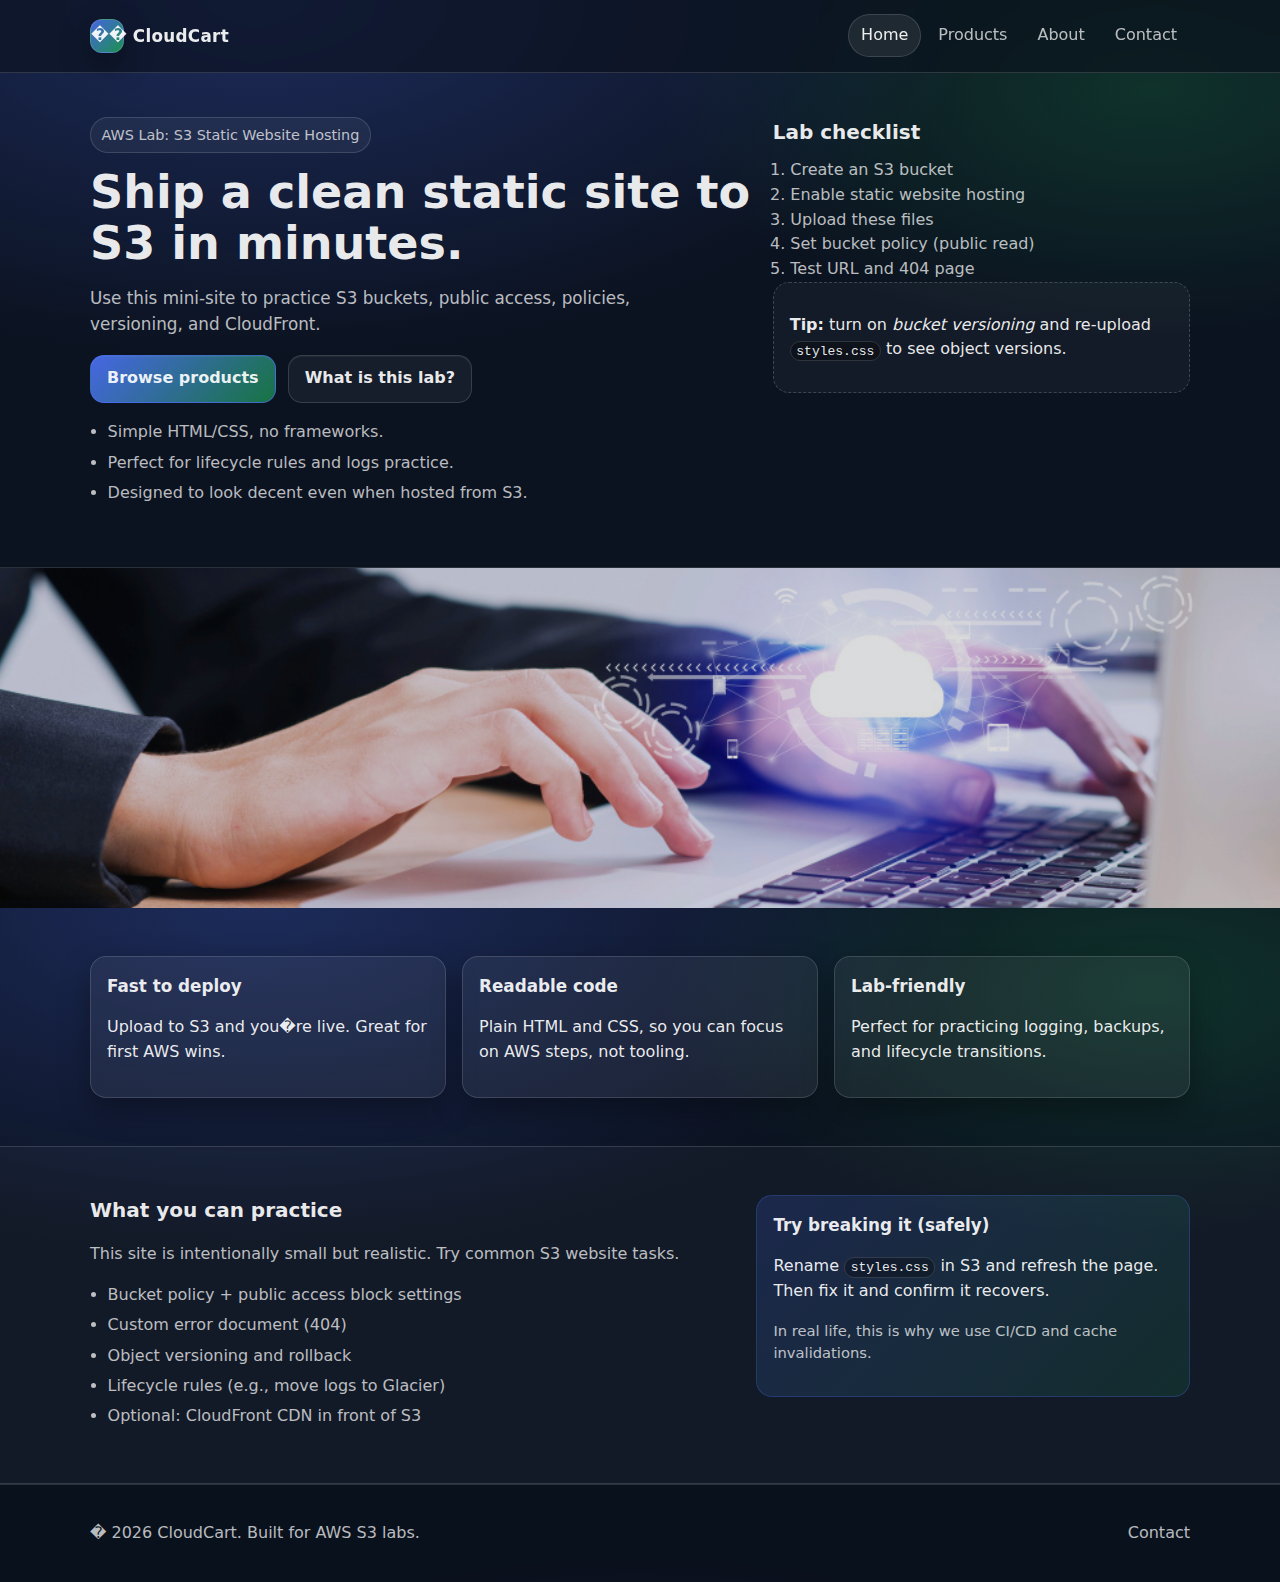
<file: amazon-s3/amazon-s3-storage-classes/assets/website-assets/index.html>
<!doctype html>
<html lang="en">
<head>
  <meta charset="utf-8" />
  <meta name="viewport" content="width=device-width, initial-scale=1" />
  <title>My First S3 Website | Home</title>
  <meta name="description" content="A simple static website demo for AWS S3 hosting labs." />
  <link rel="stylesheet" href="styles.css" />
</head>
<body>
  <a class="skip-link" href="#main">Skip to content</a>

  <header class="site-header">
    <div class="container header-inner">
      <a class="brand" href="index.html" aria-label="Go to home">
        <span class="brand-mark" aria-hidden="true">��</span>
        <span class="brand-text">CloudCart</span>
      </a>

      <nav class="nav" aria-label="Primary">
        <a class="nav-link active" href="index.html">Home</a>
        <a class="nav-link" href="products.html">Products</a>
        <a class="nav-link" href="about.html">About</a>
        <a class="nav-link" href="contact.html">Contact</a>
      </nav>
    </div>
  </header>

  <main id="main">
    <section class="hero">
      <div class="container hero-inner">
        <div class="hero-copy">
          <p class="badge">AWS Lab: S3 Static Website Hosting</p>
          <h1>Ship a clean static site to S3 in minutes.</h1>
          <p class="lead">
            Use this mini-site to practice S3 buckets, public access, policies, versioning, and CloudFront.
          </p>

          <div class="hero-actions">
            <a class="btn primary" href="products.html">Browse products</a>
            <a class="btn" href="about.html">What is this lab?</a>
          </div>

          <ul class="hero-bullets">
            <li>Simple HTML/CSS, no frameworks.</li>
            <li>Perfect for lifecycle rules and logs practice.</li>
            <li>Designed to look decent even when hosted from S3.</li>
          </ul>
        </div>

        <div class="hero-card" role="region" aria-label="Lab checklist">
          <h2>Lab checklist</h2>
          <ol class="checklist">
            <li>Create an S3 bucket</li>
            <li>Enable static website hosting</li>
            <li>Upload these files</li>
            <li>Set bucket policy (public read)</li>
            <li>Test URL and 404 page</li>
          </ol>

          <div class="note">
            <p><strong>Tip:</strong> turn on <em>bucket versioning</em> and re-upload <code>styles.css</code> to see object versions.</p>
          </div>
        </div>
      </div>

      <div class="hero-media" aria-hidden="true">
        <!-- Optional: if you have hero-image.jpg -->
        <img src="hero-image.jpg" alt="" />
      </div>
    </section>

    <section class="section">
      <div class="container">
        <div class="grid-3">
          <article class="card">
            <h3>Fast to deploy</h3>
            <p>Upload to S3 and you�re live. Great for first AWS wins.</p>
          </article>

          <article class="card">
            <h3>Readable code</h3>
            <p>Plain HTML and CSS, so you can focus on AWS steps, not tooling.</p>
          </article>

          <article class="card">
            <h3>Lab-friendly</h3>
            <p>Perfect for practicing logging, backups, and lifecycle transitions.</p>
          </article>
        </div>
      </div>
    </section>

    <section class="section alt">
      <div class="container">
        <div class="split">
          <div>
            <h2>What you can practice</h2>
            <p class="muted">
              This site is intentionally small but realistic. Try common S3 website tasks.
            </p>
            <ul class="list">
              <li>Bucket policy + public access block settings</li>
              <li>Custom error document (404)</li>
              <li>Object versioning and rollback</li>
              <li>Lifecycle rules (e.g., move logs to Glacier)</li>
              <li>Optional: CloudFront CDN in front of S3</li>
            </ul>
          </div>

          <aside class="callout">
            <h3>Try breaking it (safely)</h3>
            <p>
              Rename <code>styles.css</code> in S3 and refresh the page. Then fix it and confirm it recovers.
            </p>
            <p class="muted small">
              In real life, this is why we use CI/CD and cache invalidations.
            </p>
          </aside>
        </div>
      </div>
    </section>
  </main>

  <footer class="site-footer">
    <div class="container footer-inner">
      <p class="muted">� <span id="year"></span> CloudCart. Built for AWS S3 labs.</p>
      <a class="muted" href="contact.html">Contact</a>
    </div>
  </footer>

  <script src="app.js"></script>
</body>
</html>
</file>
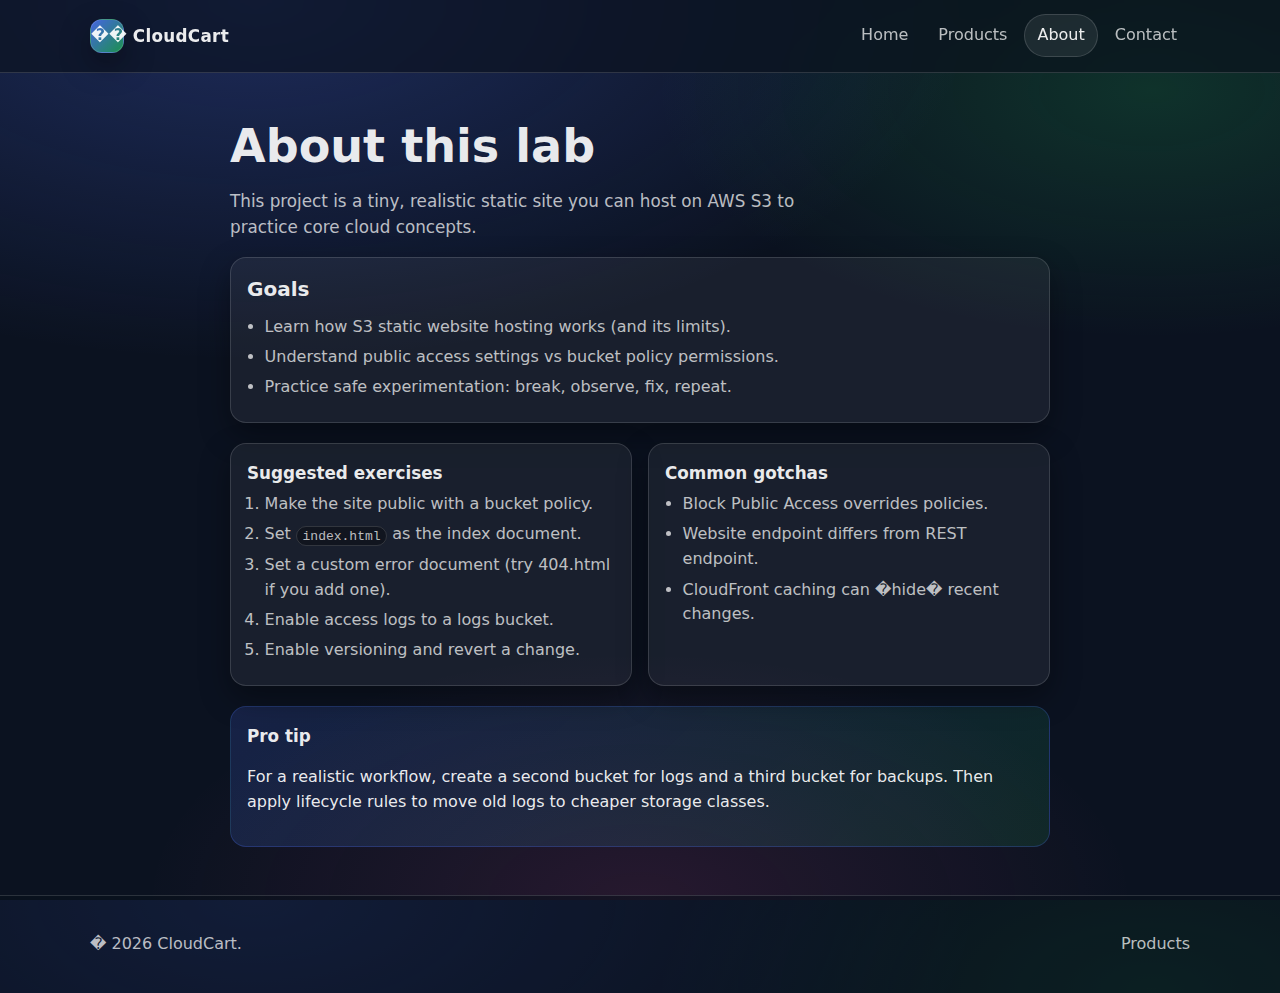
<file: amazon-s3/amazon-s3-storage-classes/assets/website-assets/about.html>
<!doctype html>
<html lang="en">
<head>
  <meta charset="utf-8" />
  <meta name="viewport" content="width=device-width, initial-scale=1" />
  <title>My First S3 Website | About</title>
  <meta name="description" content="About this AWS S3 static website lab." />
  <link rel="stylesheet" href="styles.css" />
</head>
<body>
  <a class="skip-link" href="#main">Skip to content</a>

  <header class="site-header">
    <div class="container header-inner">
      <a class="brand" href="index.html" aria-label="Go to home">
        <span class="brand-mark" aria-hidden="true">��</span>
        <span class="brand-text">CloudCart</span>
      </a>

      <nav class="nav" aria-label="Primary">
        <a class="nav-link" href="index.html">Home</a>
        <a class="nav-link" href="products.html">Products</a>
        <a class="nav-link active" href="about.html">About</a>
        <a class="nav-link" href="contact.html">Contact</a>
      </nav>
    </div>
  </header>

  <main id="main" class="section">
    <div class="container narrow">
      <h1>About this lab</h1>
      <p class="lead">
        This project is a tiny, realistic static site you can host on AWS S3 to practice core cloud concepts.
      </p>

      <div class="card">
        <h2>Goals</h2>
        <ul class="list">
          <li>Learn how S3 static website hosting works (and its limits).</li>
          <li>Understand public access settings vs bucket policy permissions.</li>
          <li>Practice safe experimentation: break, observe, fix, repeat.</li>
        </ul>
      </div>

      <div class="grid-2 top-gap">
        <div class="card">
          <h3>Suggested exercises</h3>
          <ol class="list">
            <li>Make the site public with a bucket policy.</li>
            <li>Set <code>index.html</code> as the index document.</li>
            <li>Set a custom error document (try 404.html if you add one).</li>
            <li>Enable access logs to a logs bucket.</li>
            <li>Enable versioning and revert a change.</li>
          </ol>
        </div>

        <div class="card">
          <h3>Common gotchas</h3>
          <ul class="list">
            <li>Block Public Access overrides policies.</li>
            <li>Website endpoint differs from REST endpoint.</li>
            <li>CloudFront caching can �hide� recent changes.</li>
          </ul>
        </div>
      </div>

      <div class="callout top-gap">
        <h3>Pro tip</h3>
        <p>
          For a realistic workflow, create a second bucket for logs and a third bucket for backups. Then apply lifecycle rules
          to move old logs to cheaper storage classes.
        </p>
      </div>
    </div>
  </main>

  <footer class="site-footer">
    <div class="container footer-inner">
      <p class="muted">� <span id="year"></span> CloudCart.</p>
      <a class="muted" href="products.html">Products</a>
    </div>
  </footer>

  <script src="app.js"></script>
</body>
</html>
</file>
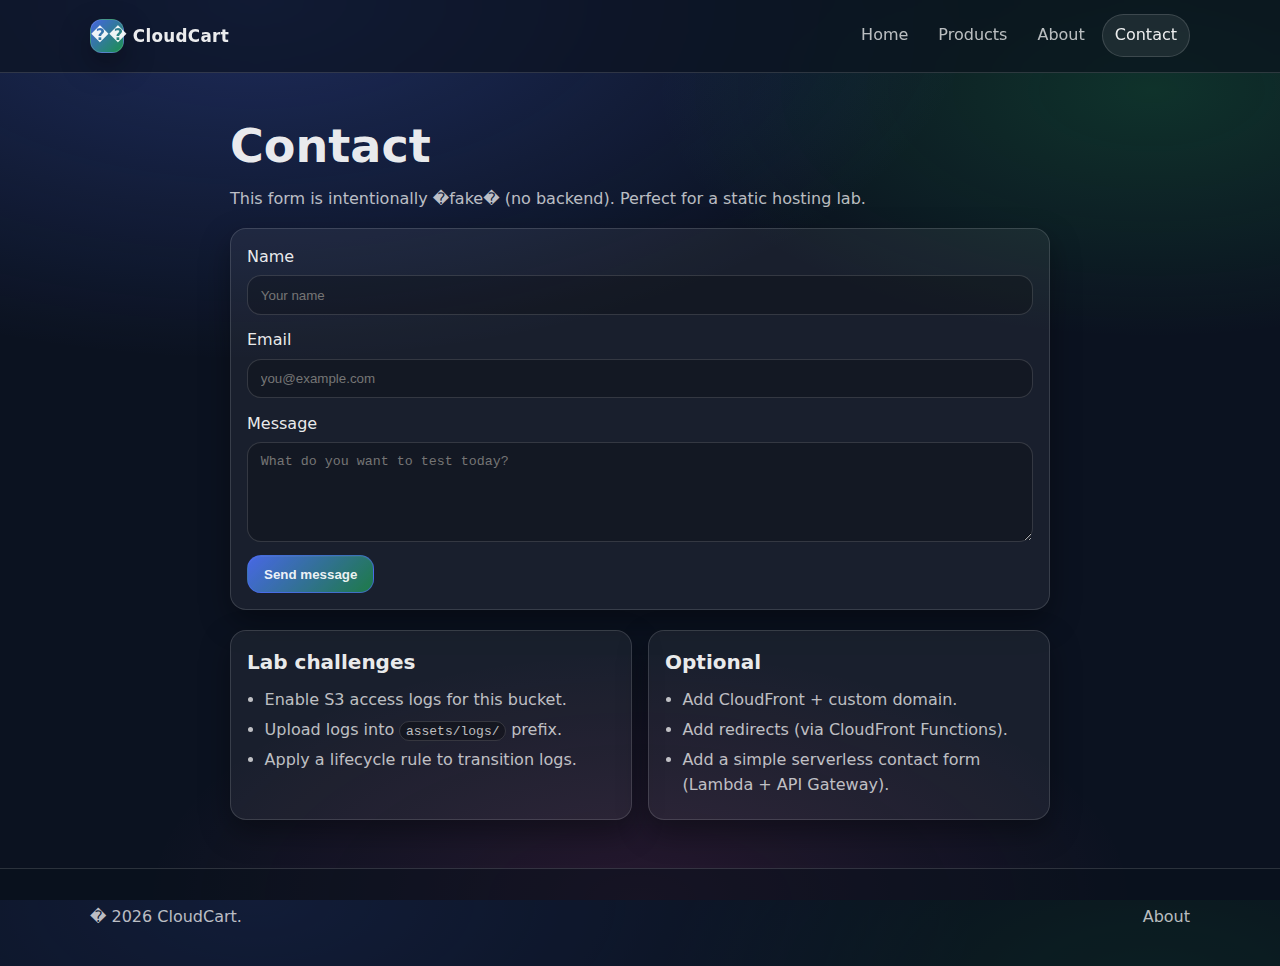
<file: amazon-s3/amazon-s3-storage-classes/assets/website-assets/contact.html>
<!doctype html>
<html lang="en">
<head>
  <meta charset="utf-8" />
  <meta name="viewport" content="width=device-width, initial-scale=1" />
  <title>My First S3 Website | Contact</title>
  <meta name="description" content="Contact page for the AWS S3 static site lab." />
  <link rel="stylesheet" href="styles.css" />
</head>
<body>
  <a class="skip-link" href="#main">Skip to content</a>

  <header class="site-header">
    <div class="container header-inner">
      <a class="brand" href="index.html" aria-label="Go to home">
        <span class="brand-mark" aria-hidden="true">��</span>
        <span class="brand-text">CloudCart</span>
      </a>

      <nav class="nav" aria-label="Primary">
        <a class="nav-link" href="index.html">Home</a>
        <a class="nav-link" href="products.html">Products</a>
        <a class="nav-link" href="about.html">About</a>
        <a class="nav-link active" href="contact.html">Contact</a>
      </nav>
    </div>
  </header>

  <main id="main" class="section">
    <div class="container narrow">
      <h1>Contact</h1>
      <p class="muted">
        This form is intentionally �fake� (no backend). Perfect for a static hosting lab.
      </p>

      <form class="card form" id="contactForm">
        <label class="field">
          <span>Name</span>
          <input name="name" autocomplete="name" placeholder="Your name" required />
        </label>

        <label class="field">
          <span>Email</span>
          <input name="email" type="email" autocomplete="email" placeholder="you@example.com" required />
        </label>

        <label class="field">
          <span>Message</span>
          <textarea name="message" rows="5" placeholder="What do you want to test today?" required></textarea>
        </label>

        <div class="form-actions">
          <button class="btn primary" type="submit">Send message</button>
          <p class="muted small" id="formStatus" aria-live="polite"></p>
        </div>
      </form>

      <div class="grid-2 top-gap">
        <div class="card">
          <h2>Lab challenges</h2>
          <ul class="list">
            <li>Enable S3 access logs for this bucket.</li>
            <li>Upload logs into <code>assets/logs/</code> prefix.</li>
            <li>Apply a lifecycle rule to transition logs.</li>
          </ul>
        </div>

        <div class="card">
          <h2>Optional</h2>
          <ul class="list">
            <li>Add CloudFront + custom domain.</li>
            <li>Add redirects (via CloudFront Functions).</li>
            <li>Add a simple serverless contact form (Lambda + API Gateway).</li>
          </ul>
        </div>
      </div>
    </div>
  </main>

  <footer class="site-footer">
    <div class="container footer-inner">
      <p class="muted">� <span id="year"></span> CloudCart.</p>
      <a class="muted" href="about.html">About</a>
    </div>
  </footer>

  <script src="app.js"></script>
</body>
</html>
</file>
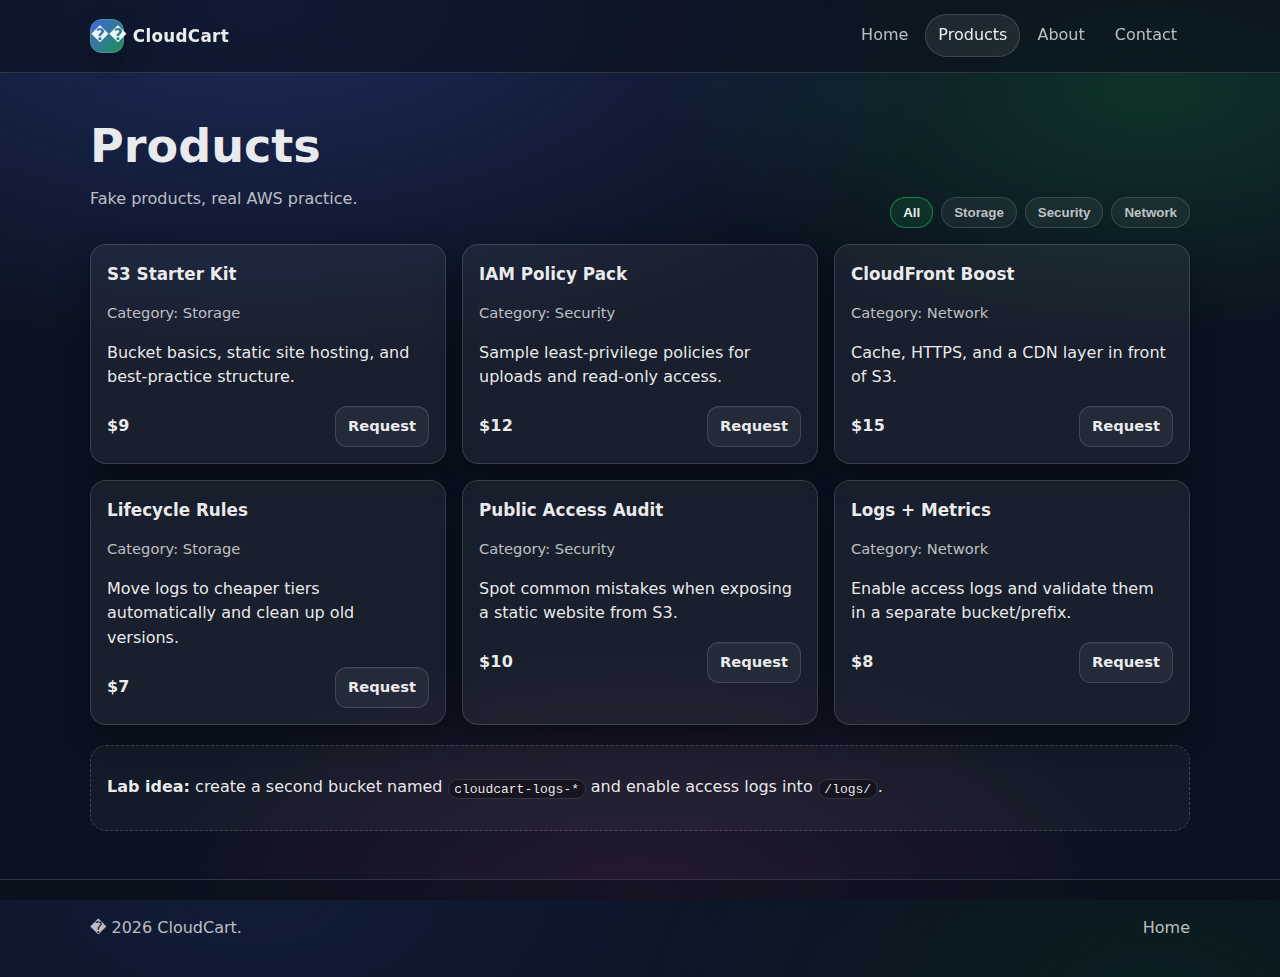
<file: amazon-s3/amazon-s3-storage-classes/assets/website-assets/products.html>
<!doctype html>
<html lang="en">
<head>
  <meta charset="utf-8" />
  <meta name="viewport" content="width=device-width, initial-scale=1" />
  <title>My First S3 Website | Products</title>
  <meta name="description" content="Sample products page for an AWS S3 static site lab." />
  <link rel="stylesheet" href="styles.css" />
</head>
<body>
  <a class="skip-link" href="#main">Skip to content</a>

  <header class="site-header">
    <div class="container header-inner">
      <a class="brand" href="index.html" aria-label="Go to home">
        <span class="brand-mark" aria-hidden="true">��</span>
        <span class="brand-text">CloudCart</span>
      </a>

      <nav class="nav" aria-label="Primary">
        <a class="nav-link" href="index.html">Home</a>
        <a class="nav-link active" href="products.html">Products</a>
        <a class="nav-link" href="about.html">About</a>
        <a class="nav-link" href="contact.html">Contact</a>
      </nav>
    </div>
  </header>

  <main id="main" class="section">
    <div class="container">
      <div class="page-head">
        <div>
          <h1>Products</h1>
          <p class="muted">Fake products, real AWS practice.</p>
        </div>

        <div class="filters" role="group" aria-label="Product filters">
          <button class="chip active" data-filter="all" type="button">All</button>
          <button class="chip" data-filter="storage" type="button">Storage</button>
          <button class="chip" data-filter="security" type="button">Security</button>
          <button class="chip" data-filter="network" type="button">Network</button>
        </div>
      </div>

      <div class="grid-3" id="productGrid">
        <article class="card product" data-category="storage">
          <h3>S3 Starter Kit</h3>
          <p class="muted small">Category: Storage</p>
          <p>Bucket basics, static site hosting, and best-practice structure.</p>
          <div class="product-meta">
            <span class="price">$9</span>
            <a class="btn small" href="contact.html">Request</a>
          </div>
        </article>

        <article class="card product" data-category="security">
          <h3>IAM Policy Pack</h3>
          <p class="muted small">Category: Security</p>
          <p>Sample least-privilege policies for uploads and read-only access.</p>
          <div class="product-meta">
            <span class="price">$12</span>
            <a class="btn small" href="contact.html">Request</a>
          </div>
        </article>

        <article class="card product" data-category="network">
          <h3>CloudFront Boost</h3>
          <p class="muted small">Category: Network</p>
          <p>Cache, HTTPS, and a CDN layer in front of S3.</p>
          <div class="product-meta">
            <span class="price">$15</span>
            <a class="btn small" href="contact.html">Request</a>
          </div>
        </article>

        <article class="card product" data-category="storage">
          <h3>Lifecycle Rules</h3>
          <p class="muted small">Category: Storage</p>
          <p>Move logs to cheaper tiers automatically and clean up old versions.</p>
          <div class="product-meta">
            <span class="price">$7</span>
            <a class="btn small" href="contact.html">Request</a>
          </div>
        </article>

        <article class="card product" data-category="security">
          <h3>Public Access Audit</h3>
          <p class="muted small">Category: Security</p>
          <p>Spot common mistakes when exposing a static website from S3.</p>
          <div class="product-meta">
            <span class="price">$10</span>
            <a class="btn small" href="contact.html">Request</a>
          </div>
        </article>

        <article class="card product" data-category="network">
          <h3>Logs + Metrics</h3>
          <p class="muted small">Category: Network</p>
          <p>Enable access logs and validate them in a separate bucket/prefix.</p>
          <div class="product-meta">
            <span class="price">$8</span>
            <a class="btn small" href="contact.html">Request</a>
          </div>
        </article>
      </div>

      <div class="note top-gap">
        <p><strong>Lab idea:</strong> create a second bucket named <code>cloudcart-logs-*</code> and enable access logs into <code>/logs/</code>.</p>
      </div>
    </div>
  </main>

  <footer class="site-footer">
    <div class="container footer-inner">
      <p class="muted">� <span id="year"></span> CloudCart.</p>
      <a class="muted" href="index.html">Home</a>
    </div>
  </footer>

  <script src="app.js"></script>
</body>
</html>
</file>
<file: amazon-s3/amazon-s3-storage-classes/assets/website-assets/styles.css>
:root{
  --bg: #0b1220;
  --surface: rgba(255,255,255,.06);
  --surface-2: rgba(255,255,255,.10);
  --text: rgba(255,255,255,.92);
  --muted: rgba(255,255,255,.72);
  --border: rgba(255,255,255,.14);
  --shadow: 0 12px 30px rgba(0,0,0,.35);
  --radius: 16px;
  --max: 1100px;
}

*{ box-sizing:border-box; }
html,body{ height:100%; }
body{
  margin:0;
  font-family: ui-sans-serif, system-ui, -apple-system, Segoe UI, Roboto, Helvetica, Arial, "Apple Color Emoji","Segoe UI Emoji";
  color: var(--text);
  background:
    radial-gradient(1200px 600px at 20% 0%, rgba(76,110,245,.28), transparent 60%),
    radial-gradient(900px 450px at 90% 10%, rgba(34,197,94,.18), transparent 55%),
    radial-gradient(900px 450px at 50% 100%, rgba(236,72,153,.12), transparent 55%),
    var(--bg);
  line-height: 1.55;
}

img{ max-width:100%; display:block; }
a{ color:inherit; text-decoration:none; }
code{
  background: rgba(0,0,0,.3);
  border: 1px solid var(--border);
  padding: .1rem .35rem;
  border-radius: 10px;
}

.container{
  width: min(100% - 2rem, var(--max));
  margin-inline: auto;
}

.narrow{ width: min(100% - 2rem, 820px); margin-inline:auto; }

.skip-link{
  position:absolute;
  left:-999px;
  top:auto;
  width:1px;
  height:1px;
  overflow:hidden;
}
.skip-link:focus{
  left:1rem;
  top:1rem;
  width:auto;
  height:auto;
  padding:.6rem .8rem;
  background: rgba(0,0,0,.7);
  border: 1px solid var(--border);
  border-radius: 12px;
  z-index: 999;
}

.site-header{
  position: sticky;
  top:0;
  backdrop-filter: blur(10px);
  background: rgba(10, 16, 28, .62);
  border-bottom: 1px solid var(--border);
  z-index: 50;
}

.header-inner{
  display:flex;
  align-items:center;
  justify-content:space-between;
  gap: 1rem;
  padding: .9rem 0;
}

.brand{
  display:flex;
  align-items:center;
  gap:.55rem;
  font-weight: 800;
  letter-spacing: .3px;
}
.brand-mark{
  width: 34px;
  height: 34px;
  display:grid;
  place-items:center;
  background: linear-gradient(135deg, rgba(76,110,245,.9), rgba(34,197,94,.7));
  border: 1px solid var(--border);
  border-radius: 12px;
  box-shadow: var(--shadow);
}
.brand-text{ font-size: 1.05rem; }

.nav{
  display:flex;
  gap: .25rem;
  flex-wrap: wrap;
}
.nav-link{
  padding: .5rem .75rem;
  border-radius: 999px;
  border: 1px solid transparent;
  color: var(--muted);
}
.nav-link:hover{
  border-color: var(--border);
  background: rgba(255,255,255,.05);
  color: var(--text);
}
.nav-link.active{
  color: var(--text);
  background: rgba(255,255,255,.08);
  border-color: var(--border);
}

.section{
  padding: 3rem 0;
}
.section.alt{
  background: rgba(255,255,255,.03);
  border-top: 1px solid var(--border);
  border-bottom: 1px solid var(--border);
}

.hero{
  padding: 2.8rem 0 0;
  position: relative;
  overflow: hidden;
}
.hero-inner{
  display:grid;
  grid-template-columns: 1.35fr .85fr;
  gap: 1.25rem;
  align-items: start;
  padding-bottom: 2rem;
}
.hero-media{
  margin-top: 1.5rem;
  border-top: 1px solid var(--border);
  background: rgba(0,0,0,.22);
}
.hero-media img{
  width: 100%;
  max-height: 340px;
  object-fit: cover;
  opacity: .85;
}

.badge{
  display:inline-flex;
  gap:.5rem;
  align-items:center;
  padding: .35rem .65rem;
  border: 1px solid var(--border);
  border-radius: 999px;
  background: rgba(255,255,255,.05);
  color: var(--muted);
  margin: 0 0 .9rem;
  font-size: .9rem;
}

h1{ font-size: clamp(2rem, 3.6vw, 3rem); line-height:1.1; margin: 0 0 .85rem; }
h2{ font-size: 1.25rem; margin: 0 0 .6rem; }
h3{ font-size: 1.05rem; margin: 0 0 .4rem; }

.lead{ font-size: 1.05rem; color: var(--muted); max-width: 58ch; }
.muted{ color: var(--muted); }
.small{ font-size: .92rem; }

.hero-actions{
  display:flex;
  gap:.75rem;
  flex-wrap: wrap;
  margin: 1.1rem 0 1.1rem;
}
.btn{
  display:inline-flex;
  align-items:center;
  justify-content:center;
  gap:.5rem;
  padding: .65rem 1rem;
  border-radius: 14px;
  border: 1px solid var(--border);
  background: rgba(255,255,255,.05);
  color: var(--text);
  cursor: pointer;
  font-weight: 650;
  box-shadow: 0 1px 0 rgba(255,255,255,.05) inset;
}
.btn:hover{
  background: rgba(255,255,255,.08);
}
.btn.primary{
  border-color: rgba(76,110,245,.6);
  background: linear-gradient(135deg, rgba(76,110,245,.92), rgba(34,197,94,.55));
}
.btn.primary:hover{
  filter: brightness(1.06);
}
.btn.small{
  padding: .5rem .75rem;
  border-radius: 12px;
  font-size: .92rem;
}

.hero-bullets{
  margin: 0;
  padding-left: 1.1rem;
  color: var(--muted);
}
.hero-bullets li{ margin: .35rem 0; }

.card{
  background: var(--surface);
  border: 1px solid var(--border);
  border-radius: var(--radius);
  padding: 1rem;
  box-shadow: var(--shadow);
}
.callout{
  background: linear-gradient(135deg, rgba(76,110,245,.18), rgba(34,197,94,.12));
  border: 1px solid rgba(76,110,245,.25);
  border-radius: var(--radius);
  padding: 1rem;
}

.note{
  background: rgba(255,255,255,.04);
  border: 1px dashed rgba(255,255,255,.18);
  border-radius: var(--radius);
  padding: .85rem 1rem;
}
.top-gap{ margin-top: 1.25rem; }

.grid-2{
  display:grid;
  grid-template-columns: repeat(2, minmax(0, 1fr));
  gap: 1rem;
}
.grid-3{
  display:grid;
  grid-template-columns: repeat(3, minmax(0, 1fr));
  gap: 1rem;
}

.split{
  display:grid;
  grid-template-columns: 1.2fr .8fr;
  gap: 1rem;
  align-items: start;
}

.page-head{
  display:flex;
  align-items:flex-end;
  justify-content:space-between;
  gap: 1rem;
  margin-bottom: 1rem;
}

.filters{
  display:flex;
  gap: .5rem;
  flex-wrap: wrap;
}
.chip{
  border: 1px solid var(--border);
  background: rgba(255,255,255,.05);
  color: var(--muted);
  padding: .45rem .75rem;
  border-radius: 999px;
  cursor:pointer;
  font-weight: 650;
}
.chip:hover{ color: var(--text); background: rgba(255,255,255,.08); }
.chip.active{
  color: var(--text);
  border-color: rgba(34,197,94,.55);
  background: rgba(34,197,94,.12);
}

.product-meta{
  display:flex;
  align-items:center;
  justify-content:space-between;
  margin-top: .9rem;
  gap: 1rem;
}
.price{
  font-weight: 800;
  letter-spacing: .2px;
}

.form{
  display:grid;
  gap: .85rem;
}
.field{
  display:grid;
  gap: .35rem;
}
input, textarea{
  width: 100%;
  padding: .7rem .8rem;
  border-radius: 14px;
  border: 1px solid var(--border);
  background: rgba(0,0,0,.22);
  color: var(--text);
  outline: none;
}
input:focus, textarea:focus{
  border-color: rgba(76,110,245,.65);
  box-shadow: 0 0 0 3px rgba(76,110,245,.18);
}
.form-actions{
  display:flex;
  align-items:center;
  gap: 1rem;
  flex-wrap: wrap;
}

.site-footer{
  border-top: 1px solid var(--border);
  padding: 1.25rem 0;
  background: rgba(10, 16, 28, .55);
}
.footer-inner{
  display:flex;
  align-items:center;
  justify-content:space-between;
  gap: 1rem;
  flex-wrap: wrap;
}

.checklist{
  margin: .4rem 0 0;
  padding-left: 1.1rem;
  color: var(--muted);
}
.list{
  margin: .4rem 0 0;
  padding-left: 1.1rem;
  color: var(--muted);
}
.list li{ margin: .35rem 0; }

@media (max-width: 880px){
  .hero-inner{ grid-template-columns: 1fr; }
  .split{ grid-template-columns: 1fr; }
  .grid-3{ grid-template-columns: 1fr; }
  .grid-2{ grid-template-columns: 1fr; }
  .page-head{ flex-direction: column; align-items: flex-start; }
}
</file>
